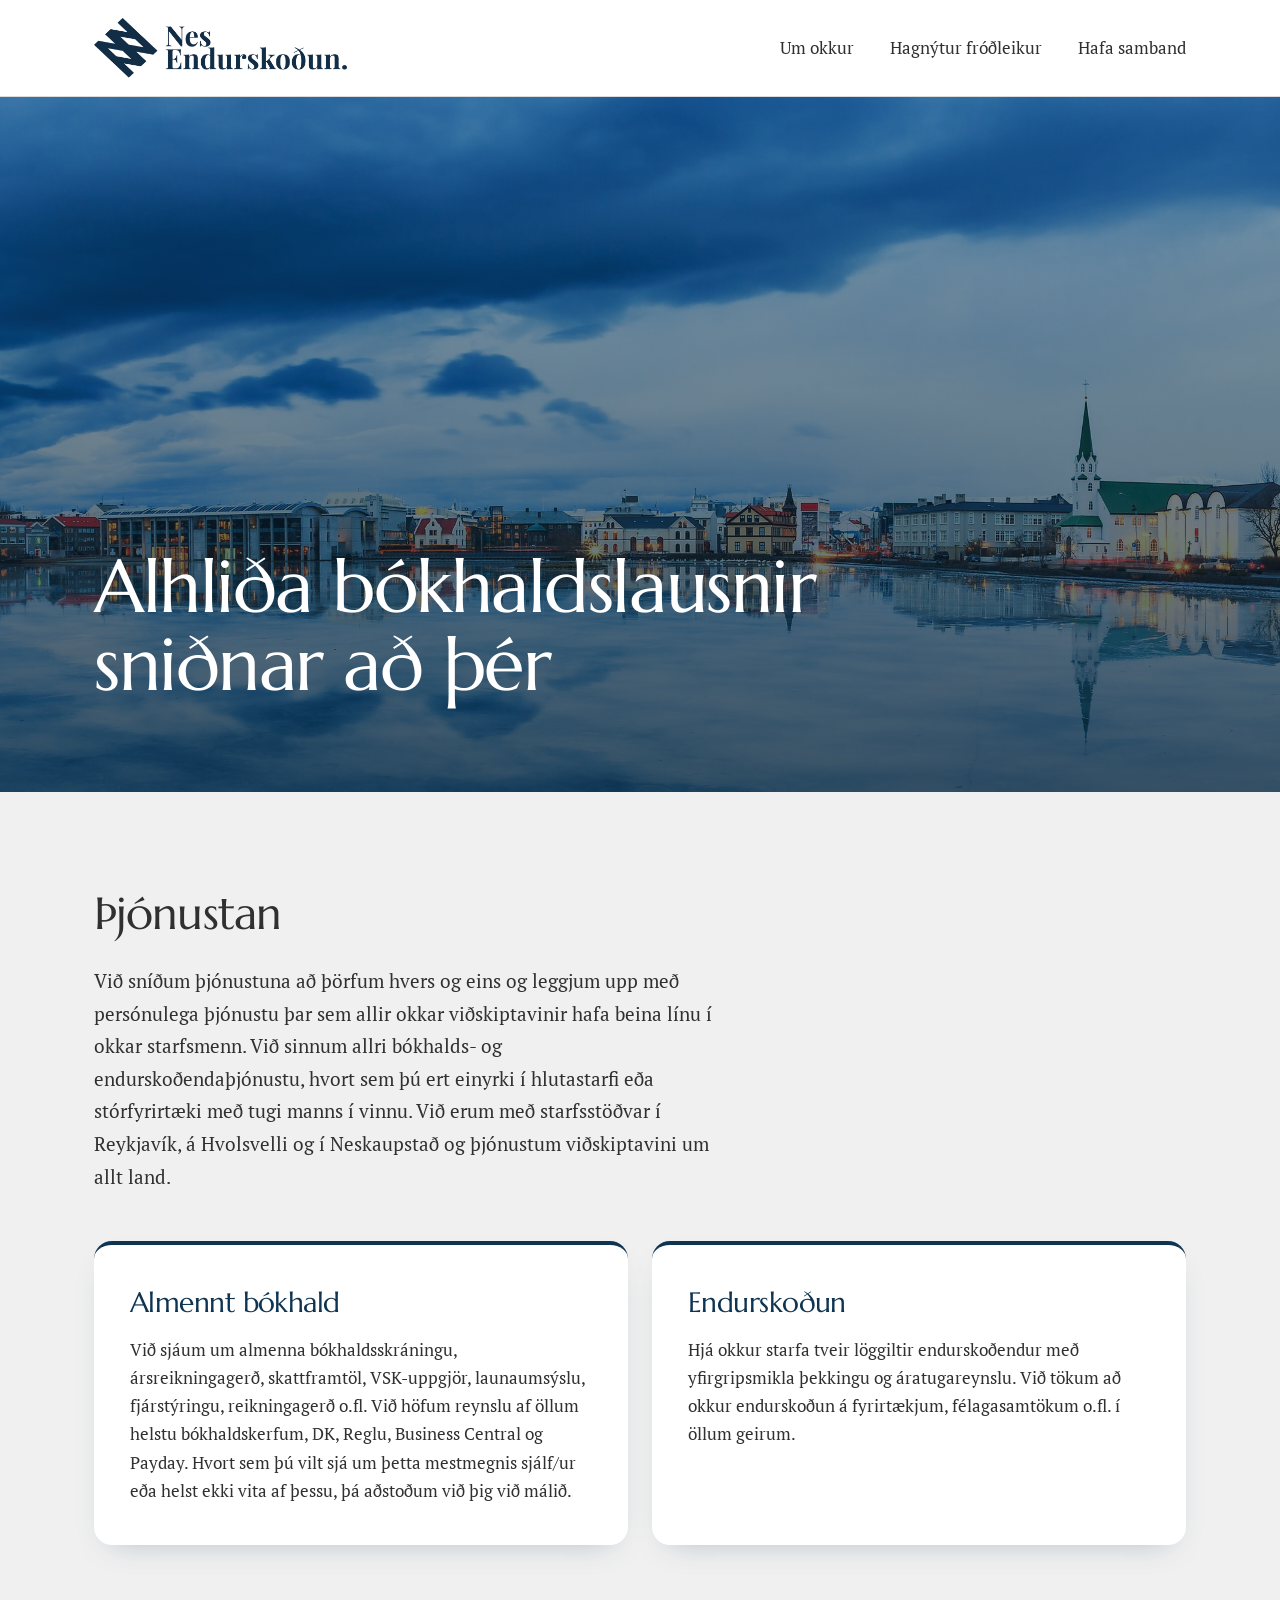
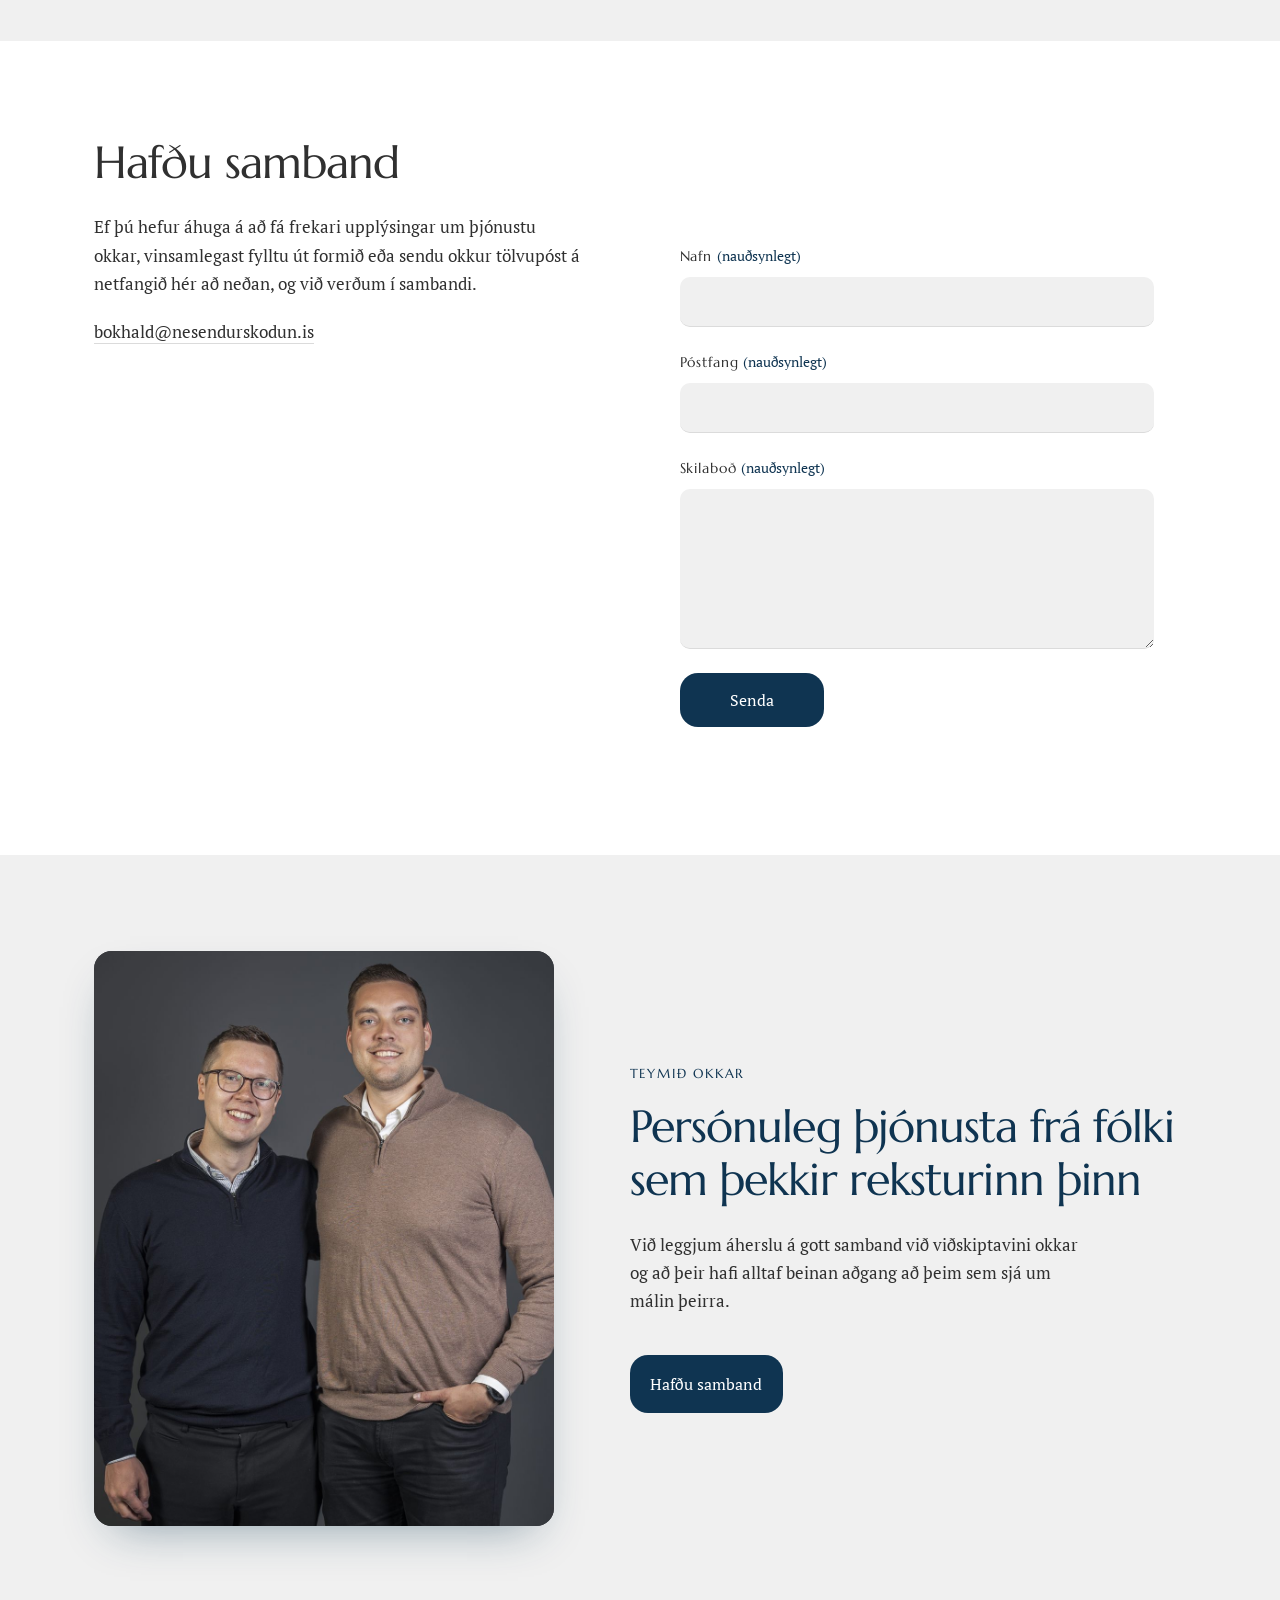
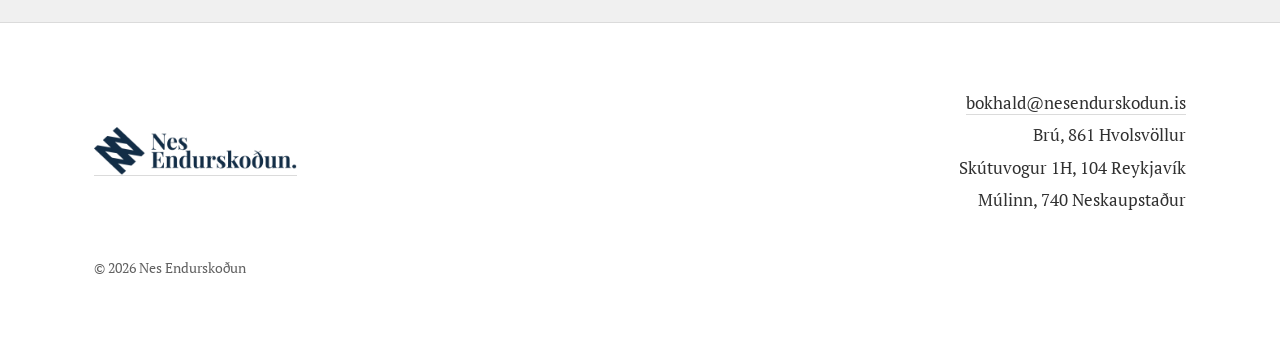
<file: index.html>
<!doctype html>
<html lang="is">
<head>
<meta charset="utf-8">
<meta name="viewport" content="width=device-width, initial-scale=1">
<title>Bókhald og endurskoðun | Nes Endurskoðun</title>
<meta name="description" content="Bókhaldsþjónusta, endurskoðun, ársreikningar, launaumsýsla og skattframtöl fyrir fyrirtæki og einstaklinga. Löggiltir endurskoðendur í Reykjavík, á Hvolsvelli og í Neskaupstað.">
<link rel="canonical" href="https://nesendurskodun.is/">
<meta name="theme-color" content="#0f3a51">

<!-- Open Graph / samfélagsmiðlar -->
<meta property="og:type" content="website">
<meta property="og:locale" content="is_IS">
<meta property="og:site_name" content="Nes Endurskoðun">
<meta property="og:title" content="Bókhald og endurskoðun | Nes Endurskoðun">
<meta property="og:description" content="Bókhaldsþjónusta, endurskoðun, ársreikningar og skattframtöl fyrir fyrirtæki og einstaklinga.">
<meta property="og:url" content="https://nesendurskodun.is/">
<meta property="og:image" content="https://nesendurskodun.is/assets/img/hero.jpg">
<meta name="twitter:card" content="summary_large_image">

<link rel="icon" href="assets/img/favicon.ico" sizes="any">
<link rel="preconnect" href="https://fonts.googleapis.com">
<link rel="preconnect" href="https://fonts.gstatic.com" crossorigin>
<link rel="preload" as="image" href="assets/img/hero.jpg" fetchpriority="high">
<link href="https://fonts.googleapis.com/css2?family=Marcellus&family=PT+Serif:ital,wght@0,400;0,700;1,400&display=swap" rel="stylesheet">
<link rel="stylesheet" href="assets/css/styles.css">
<script src="assets/js/main.js" defer></script>

<script type="application/ld+json">
{
  "@context": "https://schema.org",
  "@type": "AccountingService",
  "name": "Nes Endurskoðun",
  "url": "https://nesendurskodun.is/",
  "image": "https://nesendurskodun.is/assets/img/logo.png",
  "email": "bokhald@nesendurskodun.is",
  "description": "Bókhaldsþjónusta, endurskoðun, ársreikningar, launaumsýsla og skattframtöl fyrir fyrirtæki og einstaklinga.",
  "address": [
    {
      "@type": "PostalAddress",
      "streetAddress": "Skútuvogur 1H",
      "postalCode": "104",
      "addressLocality": "Reykjavík",
      "addressCountry": "IS"
    },
    {
      "@type": "PostalAddress",
      "streetAddress": "Brú",
      "postalCode": "861",
      "addressLocality": "Hvolsvöllur",
      "addressCountry": "IS"
    },
    {
      "@type": "PostalAddress",
      "streetAddress": "Múlinn",
      "postalCode": "740",
      "addressLocality": "Neskaupstaður",
      "addressCountry": "IS"
    }
  ],
  "areaServed": "IS",
  "knowsAbout": ["Bókhald", "Endurskoðun", "Ársreikningar", "Launaumsýsla", "Skattframtöl", "Virðisaukaskattur"],
  "employee": [
    {
      "@type": "Person",
      "name": "Hjalti Ástbjartsson",
      "jobTitle": "Löggiltur endurskoðandi",
      "telephone": "+354 666 4004"
    },
    {
      "@type": "Person",
      "name": "Hjalti Már Hjaltason",
      "jobTitle": "Löggiltur endurskoðandi",
      "telephone": "+354 659 4008",
      "sameAs": "https://www.linkedin.com/in/hjalti-m%C3%A1r-hjaltason-70b9b034b/"
    },
    {
      "@type": "Person",
      "name": "Bjartur Heiðarsson",
      "jobTitle": "Viðskiptafræðingur og löggiltur verðbréfamiðlari",
      "telephone": "+354 848 2426",
      "sameAs": "https://www.linkedin.com/in/bjartur-hei%C3%B0arsson-284a47296/"
    }
  ]
}
</script>
</head>
<body>

<a class="skip-link" href="#efni">Fara beint í efni</a>

<header class="site-header">
  <div class="wrap nav">
    <a class="logo" href="index.html" aria-label="Nes Endurskoðun – forsíða">
      <img src="assets/img/logo.png" width="1000" height="236" alt="Nes Endurskoðun">
    </a>
    <button class="burger" type="button" aria-label="Opna valmynd" aria-expanded="false" aria-controls="adalvalmynd"><span></span></button>
    <nav aria-label="Aðalvalmynd">
      <ul class="menu" id="adalvalmynd">
        <li><a href="about.html">Um okkur</a></li>
        <li><a href="hagnytur-frodleikur.html">Hagnýtur fróðleikur</a></li>
        <li><a href="#hafa-samband">Hafa samband</a></li>
      </ul>
    </nav>
  </div>
</header>

<main id="efni">
  <div class="hero">
    <div class="wrap">
      <h1>Alhliða bókhaldslausnir sniðnar að þér</h1>
    </div>
  </div>

  <section id="thjonustan" aria-labelledby="thjonustan-titill">
    <div class="wrap">
      <h2 id="thjonustan-titill">Þjónustan</h2>

      <!-- Eldri útgáfa – geymd tímabundið
      <div class="services">
        <article class="service">
          <h3>Bókhald</h3>
          <p>Áreiðanlegt bókhald sem veitir skýra yfirsýn yfir reksturinn.</p>
        </article>
        <article class="service">
          <h3>Launavinnsla</h3>
          <p>Við tryggjum rétta og örugga launavinnslu ásamt skilum á öllum lögbundnum gjöldum.</p>
        </article>
        <article class="service">
          <h3>Ársreikningar</h3>
          <p>Vandaður frágangur ársreikninga í samræmi við gildandi reglur.</p>
        </article>
        <article class="service">
          <h3>Fyrirtæki og einstaklingar</h3>
          <p>Við þjónustum fyrirtæki, verktaka og einstaklinga í eigin rekstri og sníðum þjónustuna að þörfum hvers og eins.</p>
        </article>
      </div>
      -->

      <p class="services-intro">Við sníðum þjónustuna að þörfum hvers og eins og leggjum upp með persónulega þjónustu þar sem allir okkar viðskiptavinir hafa beina línu í okkar starfsmenn. Við sinnum allri bókhalds- og endurskoðendaþjónustu, hvort sem þú ert einyrki í hlutastarfi eða stórfyrirtæki með tugi manns í vinnu. Við erum með starfsstöðvar í Reykjavík, á Hvolsvelli og í Neskaupstað og þjónustum viðskiptavini um allt land.</p>

      <div class="service-cards">
        <article class="service-card">
          <h3>Almennt bókhald</h3>
          <p>Við sjáum um almenna bókhaldsskráningu, ársreikningagerð, skattframtöl, VSK-uppgjör, launaumsýslu, fjárstýringu, reikningagerð o.fl. Við höfum reynslu af öllum helstu bókhaldskerfum, DK, Reglu, Business Central og Payday. Hvort sem þú vilt sjá um þetta mestmegnis sjálf/ur eða helst ekki vita af þessu, þá aðstoðum við þig við málið.</p>
        </article>
        <article class="service-card">
          <h3>Endurskoðun</h3>
          <p>Hjá okkur starfa tveir löggiltir endurskoðendur með yfirgripsmikla þekkingu og áratugareynslu. Við tökum að okkur endurskoðun á fyrirtækjum, félagasamtökum o.fl. í öllum geirum.</p>
        </article>
      </div>
    </div>
  </section>

  <section id="hafa-samband" aria-labelledby="hafa-samband-titill">
    <div class="wrap">
      <h2 id="hafa-samband-titill">Hafðu samband</h2>
      <div class="contact-grid">
        <div class="contact-intro">
          <p>Ef þú hefur áhuga á að fá frekari upplýsingar um þjónustu okkar, vinsamlegast fylltu út formið eða sendu okkur tölvupóst á netfangið hér að neðan, og við verðum í sambandi.</p>
          <p><a href="mailto:bokhald@nesendurskodun.is">bokhald@nesendurskodun.is</a></p>
        </div>

        <form id="contact-form" action="https://formspree.io/f/xoevboyj" method="POST" novalidate>
          <input type="hidden" name="_subject" value="Fyrirspurn frá vefsíðu Nes Endurskoðunar">
          <div class="field">
            <label for="nafn">Nafn <span class="req">(nauðsynlegt)</span></label>
            <input type="text" id="nafn" name="name" autocomplete="name" required>
          </div>
          <div class="field">
            <label for="postfang">Póstfang <span class="req">(nauðsynlegt)</span></label>
            <input type="email" id="postfang" name="email" autocomplete="email" required>
          </div>
          <div class="field">
            <label for="skilabod">Skilaboð <span class="req">(nauðsynlegt)</span></label>
            <textarea id="skilabod" name="message" required></textarea>
          </div>
          <button class="btn" type="submit">Senda</button>
          <p class="form-note" id="form-note" role="status" hidden></p>
        </form>
      </div>
    </div>
  </section>
  <section class="team-band" aria-labelledby="teymid-titill">
    <div class="wrap team-band-grid">
      <figure class="team-photo">
        <img src="assets/img/teymid.jpg" alt="Hjalti Már Hjaltason og Bjartur Heiðarsson" width="1000" height="1400" loading="lazy">
      </figure>
      <div>
        <p class="eyebrow">Teymið okkar</p>
        <h2 id="teymid-titill">Persónuleg þjónusta frá fólki sem þekkir reksturinn þinn</h2>
        <p>Við leggjum áherslu á gott samband við viðskiptavini okkar og að þeir hafi alltaf beinan aðgang að þeim sem sjá um málin þeirra.</p>
        <a class="btn" href="#hafa-samband">Hafðu samband</a>
      </div>
    </div>
  </section>
</main>

<footer class="site-footer">
  <div class="wrap">
    <a href="index.html" aria-label="Nes Endurskoðun – forsíða">
      <img src="assets/img/logo.png" width="1000" height="236" alt="Nes Endurskoðun" loading="lazy">
    </a>
    <address>
      <a href="mailto:bokhald@nesendurskodun.is">bokhald@nesendurskodun.is</a><br>
      Brú, 861 Hvolsvöllur<br>
      Skútuvogur 1H, 104 Reykjavík<br>
      Múlinn, 740 Neskaupstaður
    </address>
  </div>
  <p class="copy">© <span data-year>2026</span> Nes Endurskoðun</p>
</footer>

</body>
</html>
</file>
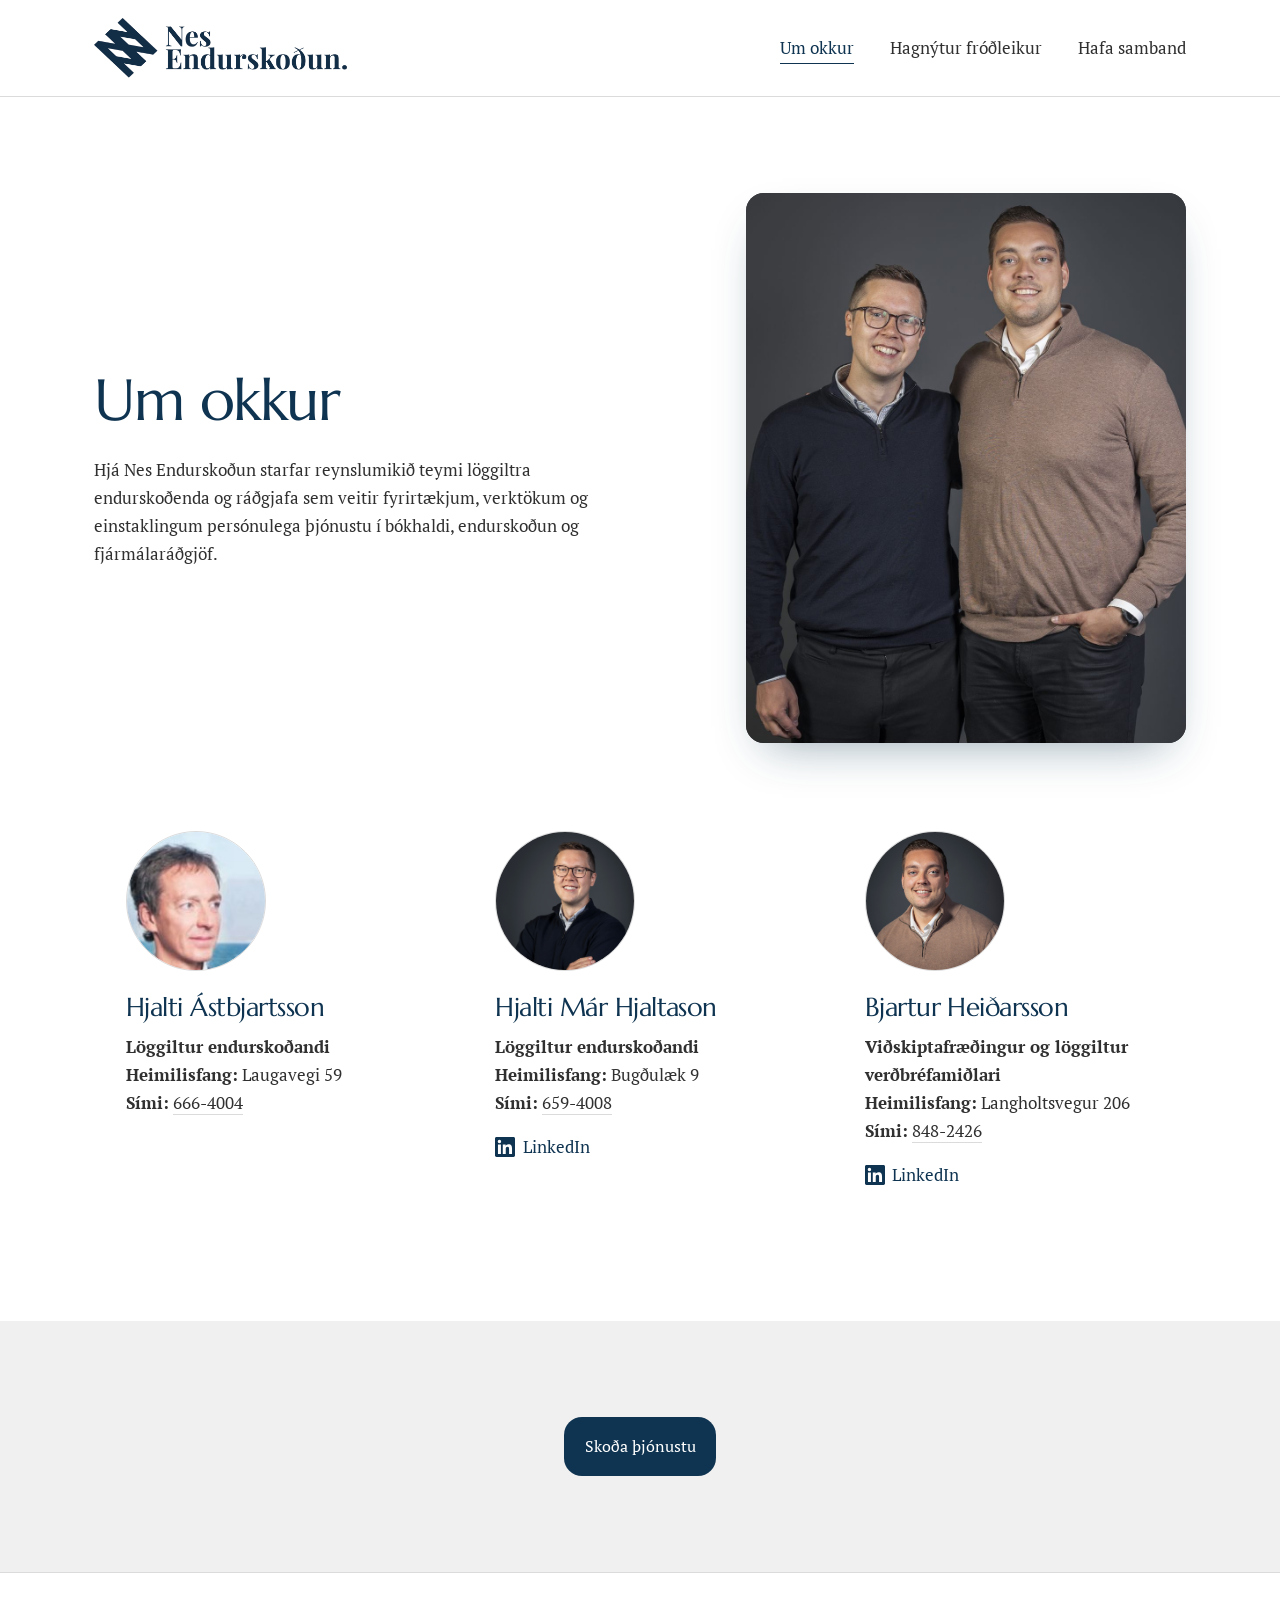
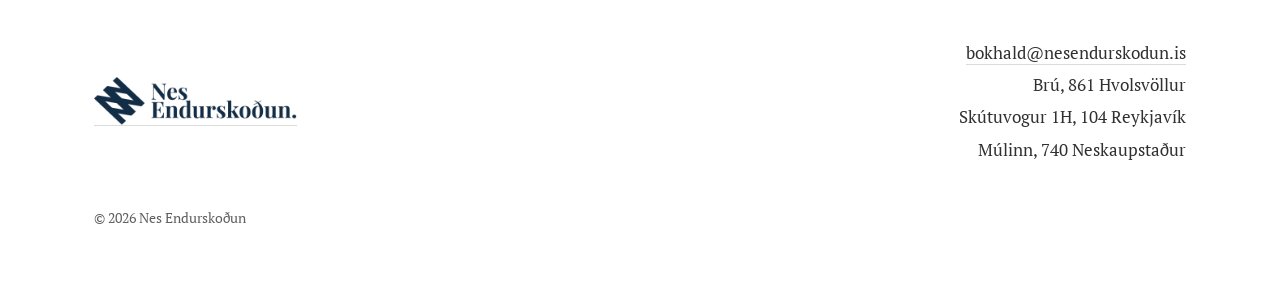
<file: about.html>
<!doctype html>
<html lang="is">
<head>
<meta charset="utf-8">
<meta name="viewport" content="width=device-width, initial-scale=1">
<title>Um okkur – Nes Endurskoðun</title>
<meta name="description" content="Um okkur – teymið hjá Nes Endurskoðun: löggiltir endurskoðendur og ráðgjafar.">
<link rel="canonical" href="https://nesendurskodun.is/about.html">
<meta name="theme-color" content="#0f3a51">

<meta property="og:type" content="website">
<meta property="og:locale" content="is_IS">
<meta property="og:site_name" content="Nes Endurskoðun">
<meta property="og:title" content="Um okkur – Nes Endurskoðun">
<meta property="og:description" content="Reynslumikið teymi löggiltra endurskoðenda og ráðgjafa.">
<meta property="og:url" content="https://nesendurskodun.is/about.html">
<meta property="og:image" content="https://nesendurskodun.is/assets/img/hero.jpg">
<meta name="twitter:card" content="summary_large_image">

<link rel="icon" href="assets/img/favicon.ico" sizes="any">
<link rel="preconnect" href="https://fonts.googleapis.com">
<link rel="preconnect" href="https://fonts.gstatic.com" crossorigin>
<link href="https://fonts.googleapis.com/css2?family=Marcellus&family=PT+Serif:ital,wght@0,400;0,700;1,400&display=swap" rel="stylesheet">
<link rel="stylesheet" href="assets/css/styles.css">
<script src="assets/js/main.js" defer></script>
</head>
<body>

<a class="skip-link" href="#efni">Fara beint í efni</a>

<header class="site-header">
  <div class="wrap nav">
    <a class="logo" href="index.html" aria-label="Nes Endurskoðun – forsíða">
      <img src="assets/img/logo.png" width="1000" height="236" alt="Nes Endurskoðun">
    </a>
    <button class="burger" type="button" aria-label="Opna valmynd" aria-expanded="false" aria-controls="adalvalmynd"><span></span></button>
    <nav aria-label="Aðalvalmynd">
      <ul class="menu" id="adalvalmynd">
        <li><a href="about.html" aria-current="page">Um okkur</a></li>
        <li><a href="hagnytur-frodleikur.html">Hagnýtur fróðleikur</a></li>
        <li><a href="index.html#hafa-samband">Hafa samband</a></li>
      </ul>
    </nav>
  </div>
</header>

<main id="efni">
  <section id="um-okkur">
    <div class="wrap">
      <div class="about-intro">
        <div>
          <h1>Um okkur</h1>
          <p class="lead">Hjá Nes Endurskoðun starfar reynslumikið teymi löggiltra endurskoðenda og ráðgjafa sem veitir fyrirtækjum, verktökum og einstaklingum persónulega þjónustu í bókhaldi, endurskoðun og fjármálaráðgjöf.</p>
        </div>
        <figure class="team-photo">
          <img src="assets/img/teymid.jpg" alt="Hjalti Már Hjaltason og Bjartur Heiðarsson" width="1000" height="1400">
        </figure>
      </div>

      <!--
        MYNDIR: Settu myndirnar í assets/img/team/ og skiptu <span>-inu í .person-photo
        út fyrir <img>, t.d.:
          <img src="assets/img/team/hjalti-astbjartsson.jpg" alt="Hjalti Ástbjartsson" width="400" height="400" loading="lazy">
        Ferningslaga myndir (t.d. 400×400 px) koma best út.

        LINKEDIN: Skiptu href="#" út fyrir slóðina á prófílinn. Hlekkurinn er falinn
        þar til raunveruleg slóð hefur verið sett inn.
      -->
      <div class="team">
        <article class="person">
          <div class="person-photo"><img src="assets/img/HA.jpg" alt="Hjalti Ástbjartsson" width="316" height="316" loading="lazy"></div>
          <h3>Hjalti Ástbjartsson</h3>
          <p class="role">Löggiltur endurskoðandi</p>
          <p><strong>Heimilisfang:</strong> Laugavegi 59</p>
          <p><strong>Sími:</strong> <a href="tel:+3546664004">666-4004</a></p>

        </article>

        <article class="person">
          <div class="person-photo"><img src="assets/img/HM.jpg" alt="Hjalti Már Hjaltason" width="316" height="316" loading="lazy"></div>
          <h3>Hjalti Már Hjaltason</h3>
          <p class="role">Löggiltur endurskoðandi</p>
          <p><strong>Heimilisfang:</strong> Bugðulæk 9</p>
          <p><strong>Sími:</strong> <a href="tel:+3546594008">659-4008</a></p>
          <a class="linkedin" href="https://www.linkedin.com/in/hjalti-m%C3%A1r-hjaltason-70b9b034b/" target="_blank" rel="noopener noreferrer" aria-label="Hjalti Már Hjaltason á LinkedIn">
            <svg viewBox="0 0 24 24" width="20" height="20" aria-hidden="true" focusable="false"><path fill="currentColor" d="M20.45 20.45h-3.56v-5.57c0-1.33-.02-3.04-1.85-3.04-1.85 0-2.14 1.45-2.14 2.94v5.67H9.34V9h3.42v1.56h.05c.48-.9 1.64-1.85 3.37-1.85 3.6 0 4.27 2.37 4.27 5.46v6.28zM5.34 7.43a2.06 2.06 0 1 1 0-4.13 2.06 2.06 0 0 1 0 4.13zM7.12 20.45H3.56V9h3.56v11.45zM22.22 0H1.77C.79 0 0 .77 0 1.73v20.54C0 23.23.79 24 1.77 24h20.45c.98 0 1.78-.77 1.78-1.73V1.73C24 .77 23.2 0 22.22 0z"/></svg>
            LinkedIn
          </a>
        </article>

        <article class="person">
          <div class="person-photo"><img src="assets/img/BH.jpg" alt="Bjartur Heiðarsson" width="316" height="316" loading="lazy"></div>
          <h3>Bjartur Heiðarsson</h3>
          <p class="role">Viðskiptafræðingur og löggiltur verðbréfamiðlari</p>
          <p><strong>Heimilisfang:</strong> Langholtsvegur 206</p>
          <p><strong>Sími:</strong> <a href="tel:+3548482426">848-2426</a></p>
          <a class="linkedin" href="https://www.linkedin.com/in/bjartur-hei%C3%B0arsson-284a47296/" target="_blank" rel="noopener noreferrer" aria-label="Bjartur Heiðarsson á LinkedIn">
            <svg viewBox="0 0 24 24" width="20" height="20" aria-hidden="true" focusable="false"><path fill="currentColor" d="M20.45 20.45h-3.56v-5.57c0-1.33-.02-3.04-1.85-3.04-1.85 0-2.14 1.45-2.14 2.94v5.67H9.34V9h3.42v1.56h.05c.48-.9 1.64-1.85 3.37-1.85 3.6 0 4.27 2.37 4.27 5.46v6.28zM5.34 7.43a2.06 2.06 0 1 1 0-4.13 2.06 2.06 0 0 1 0 4.13zM7.12 20.45H3.56V9h3.56v11.45zM22.22 0H1.77C.79 0 0 .77 0 1.73v20.54C0 23.23.79 24 1.77 24h20.45c.98 0 1.78-.77 1.78-1.73V1.73C24 .77 23.2 0 22.22 0z"/></svg>
            LinkedIn
          </a>
        </article>
      </div>
    </div>
  </section>

  <section class="cta">
    <div class="wrap">
      <a class="btn" href="index.html#thjonustan">Skoða þjónustu</a>
    </div>
  </section>
</main>

<footer class="site-footer">
  <div class="wrap">
    <a href="index.html" aria-label="Nes Endurskoðun – forsíða">
      <img src="assets/img/logo.png" width="1000" height="236" alt="Nes Endurskoðun" loading="lazy">
    </a>
    <address>
      <a href="mailto:bokhald@nesendurskodun.is">bokhald@nesendurskodun.is</a><br>
      Brú, 861 Hvolsvöllur<br>
      Skútuvogur 1H, 104 Reykjavík<br>
      Múlinn, 740 Neskaupstaður
    </address>
  </div>
  <p class="copy">© <span data-year>2026</span> Nes Endurskoðun</p>
</footer>

</body>
</html>
</file>
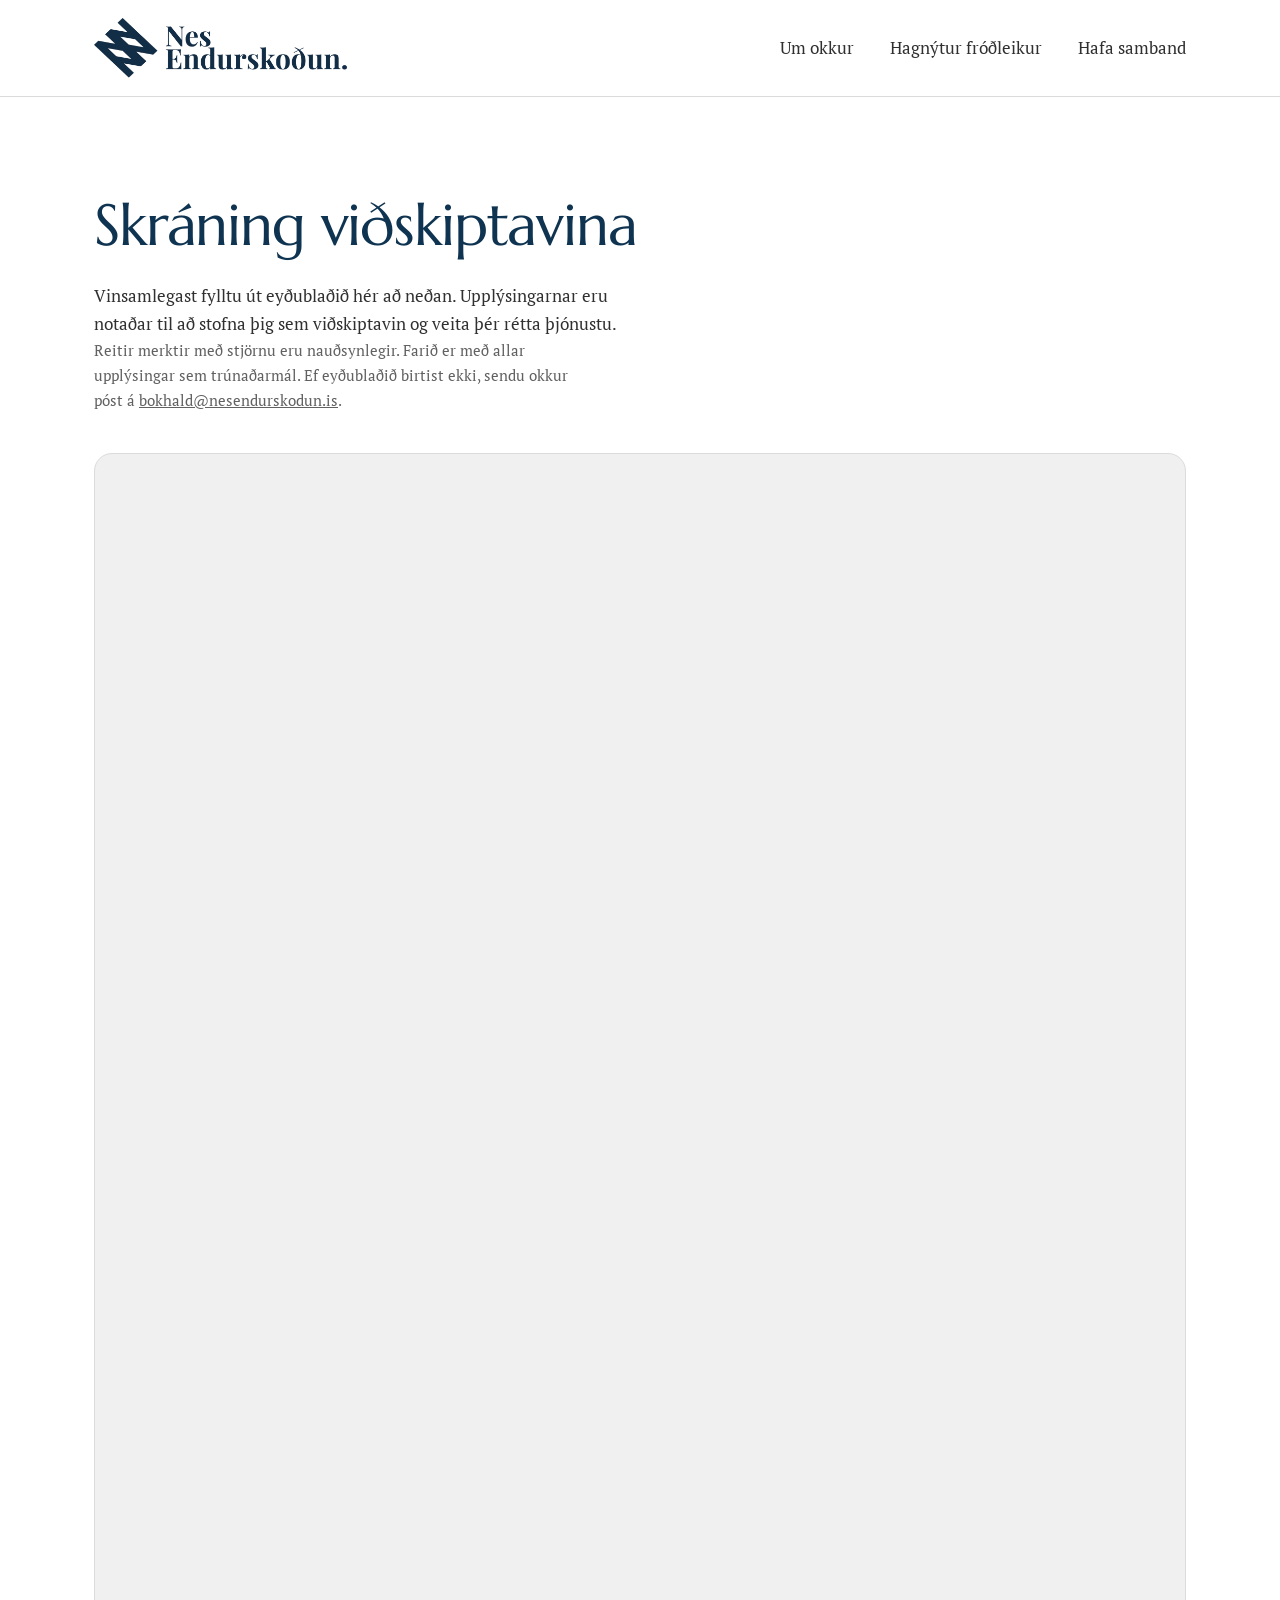
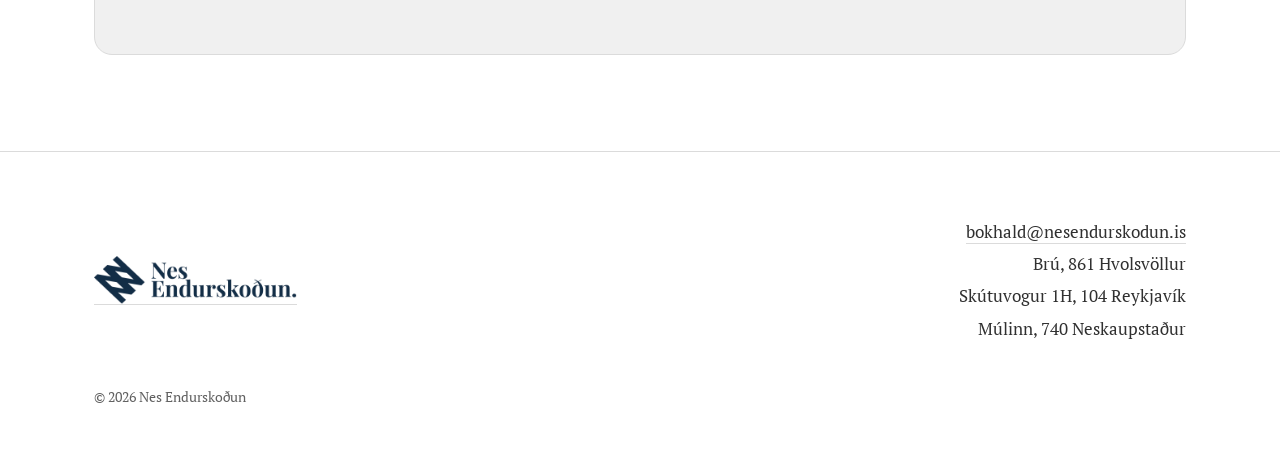
<file: areidanleikakonnun.html>
<!doctype html>
<html lang="is">
<head>
<meta charset="utf-8">
<meta name="viewport" content="width=device-width, initial-scale=1">
<title>Skráning viðskiptavina – Nes Endurskoðun</title>
<meta name="description" content="Skráningareyðublað fyrir viðskiptavini Nes Endurskoðunar.">
<!-- Falin síða: ekki tengd úr valmynd og merkt noindex. robots.txt hindrar skrið,
     en Disallow eitt og sér tryggir ekki að slóðin birtist ekki í leitarniðurstöðum. -->
<meta name="robots" content="noindex, nofollow">
<meta name="theme-color" content="#0f3a51">
<link rel="icon" href="assets/img/favicon.ico" sizes="any">
<link rel="preconnect" href="https://fonts.googleapis.com">
<link rel="preconnect" href="https://fonts.gstatic.com" crossorigin>
<link href="https://fonts.googleapis.com/css2?family=Marcellus&family=PT+Serif:ital,wght@0,400;0,700;1,400&display=swap" rel="stylesheet">
<link rel="stylesheet" href="assets/css/styles.css">
<script src="assets/js/main.js" defer></script>
</head>
<body>

<a class="skip-link" href="#efni">Fara beint í efni</a>

<header class="site-header">
  <div class="wrap nav">
    <a class="logo" href="index.html" aria-label="Nes Endurskoðun – forsíða">
      <img src="assets/img/logo.png" width="1000" height="236" alt="Nes Endurskoðun">
    </a>
    <button class="burger" type="button" aria-label="Opna valmynd" aria-expanded="false" aria-controls="adalvalmynd"><span></span></button>
    <nav aria-label="Aðalvalmynd">
      <ul class="menu" id="adalvalmynd">
        <li><a href="about.html">Um okkur</a></li>
        <li><a href="hagnytur-frodleikur.html">Hagnýtur fróðleikur</a></li>
        <li><a href="index.html#hafa-samband">Hafa samband</a></li>
      </ul>
    </nav>
  </div>
</header>

<main id="efni">
  <section id="skraning">
    <div class="wrap">
      <h1>Skráning viðskiptavina</h1>
      <p class="lead">Vinsamlegast fylltu út eyðublaðið hér að neðan. Upplýsingarnar eru notaðar til að stofna þig sem viðskiptavin og veita þér rétta þjónustu.</p>
      <p class="meta">Reitir merktir með stjörnu eru nauðsynlegir. Farið er með allar upplýsingar sem trúnaðarmál. Ef eyðublaðið birtist ekki, sendu okkur póst á <a href="mailto:bokhald@nesendurskodun.is">bokhald@nesendurskodun.is</a>.</p>

      <!--
        ================= UPPSETNING: MICROSOFT FORMS =================
        1) Farðu á https://forms.office.com og búðu til nýtt eyðublað (með vinnu-/skólareikningi
           svo svörin lendi í OneDrive for Business / SharePoint).
        2) Búðu til spurningarnar, t.d.:
             • Nafn ..................................... Text (Required)
             • Kennitala ................................ Text (Required)  ← sjá athugasemd neðar
             • Netfang .................................. Text (Required, Restrictions ▸ Email)
             • Símanúmer ................................ Text (Required)
             • Heimilisfang ............................. Text
             • Nafn fyrirtækis .......................... Text
             • Kennitala fyrirtækis ..................... Text
             • Tegund rekstrar .......................... Choice (Einstaklingur / Verktaki / Einkahlutafélag / Annað)
             • Hvaða þjónustu óskar þú eftir? ........... Choice, Multiple answers
                 (Bókhald / Launavinnsla / Ársreikningur / Skattframtal / Annað)
             • Athugasemdir ............................. Text (Long answer)
           KENNITALA: veldu spurningategundina "Text" ▸ ... ▸ Restrictions ▸ er ekki hægt að
           nota fyrir kennitölu, svo settu frekar lýsingu "10 tölustafir, t.d. 1234567890"
           og merktu spurninguna sem Required.
        3) Svör í OneDrive: opnaðu eyðublaðið ▸ Responses ▸ "Open in Excel".
           Þá verður til Excel-skjal í OneDrive (Microsoft Forms möppunni) sem uppfærist
           sjálfkrafa við hvert nýtt svar.
        4) Innfelling: Collect responses ▸ Embed ▸ afritaðu slóðina úr src="..."
           og límdu hana inn í src-eigindina á <iframe> hér að neðan.
        ===============================================================
      -->
      <div class="form-embed">
        <iframe
          title="Skráningareyðublað – Microsoft Forms"
          src="https://forms.cloud.microsoft/Pages/ResponsePage.aspx?id=ABsu7QDnjU6NJjb3U1mPSiIjNJCfjYVJk9H5ZRG8rvtURUtSQVdZQ0tXTE82UTlRSUlUUVk1WUxKRC4u"
          loading="lazy"
          referrerpolicy="no-referrer-when-downgrade"
          allowfullscreen></iframe>
      </div>
    </div>
  </section>
</main>

<footer class="site-footer">
  <div class="wrap">
    <a href="index.html" aria-label="Nes Endurskoðun – forsíða">
      <img src="assets/img/logo.png" width="1000" height="236" alt="Nes Endurskoðun" loading="lazy">
    </a>
    <address>
      <a href="mailto:bokhald@nesendurskodun.is">bokhald@nesendurskodun.is</a><br>
      Brú, 861 Hvolsvöllur<br>
      Skútuvogur 1H, 104 Reykjavík<br>
      Múlinn, 740 Neskaupstaður
    </address>
  </div>
  <p class="copy">© <span data-year>2026</span> Nes Endurskoðun</p>
</footer>

</body>
</html>
</file>
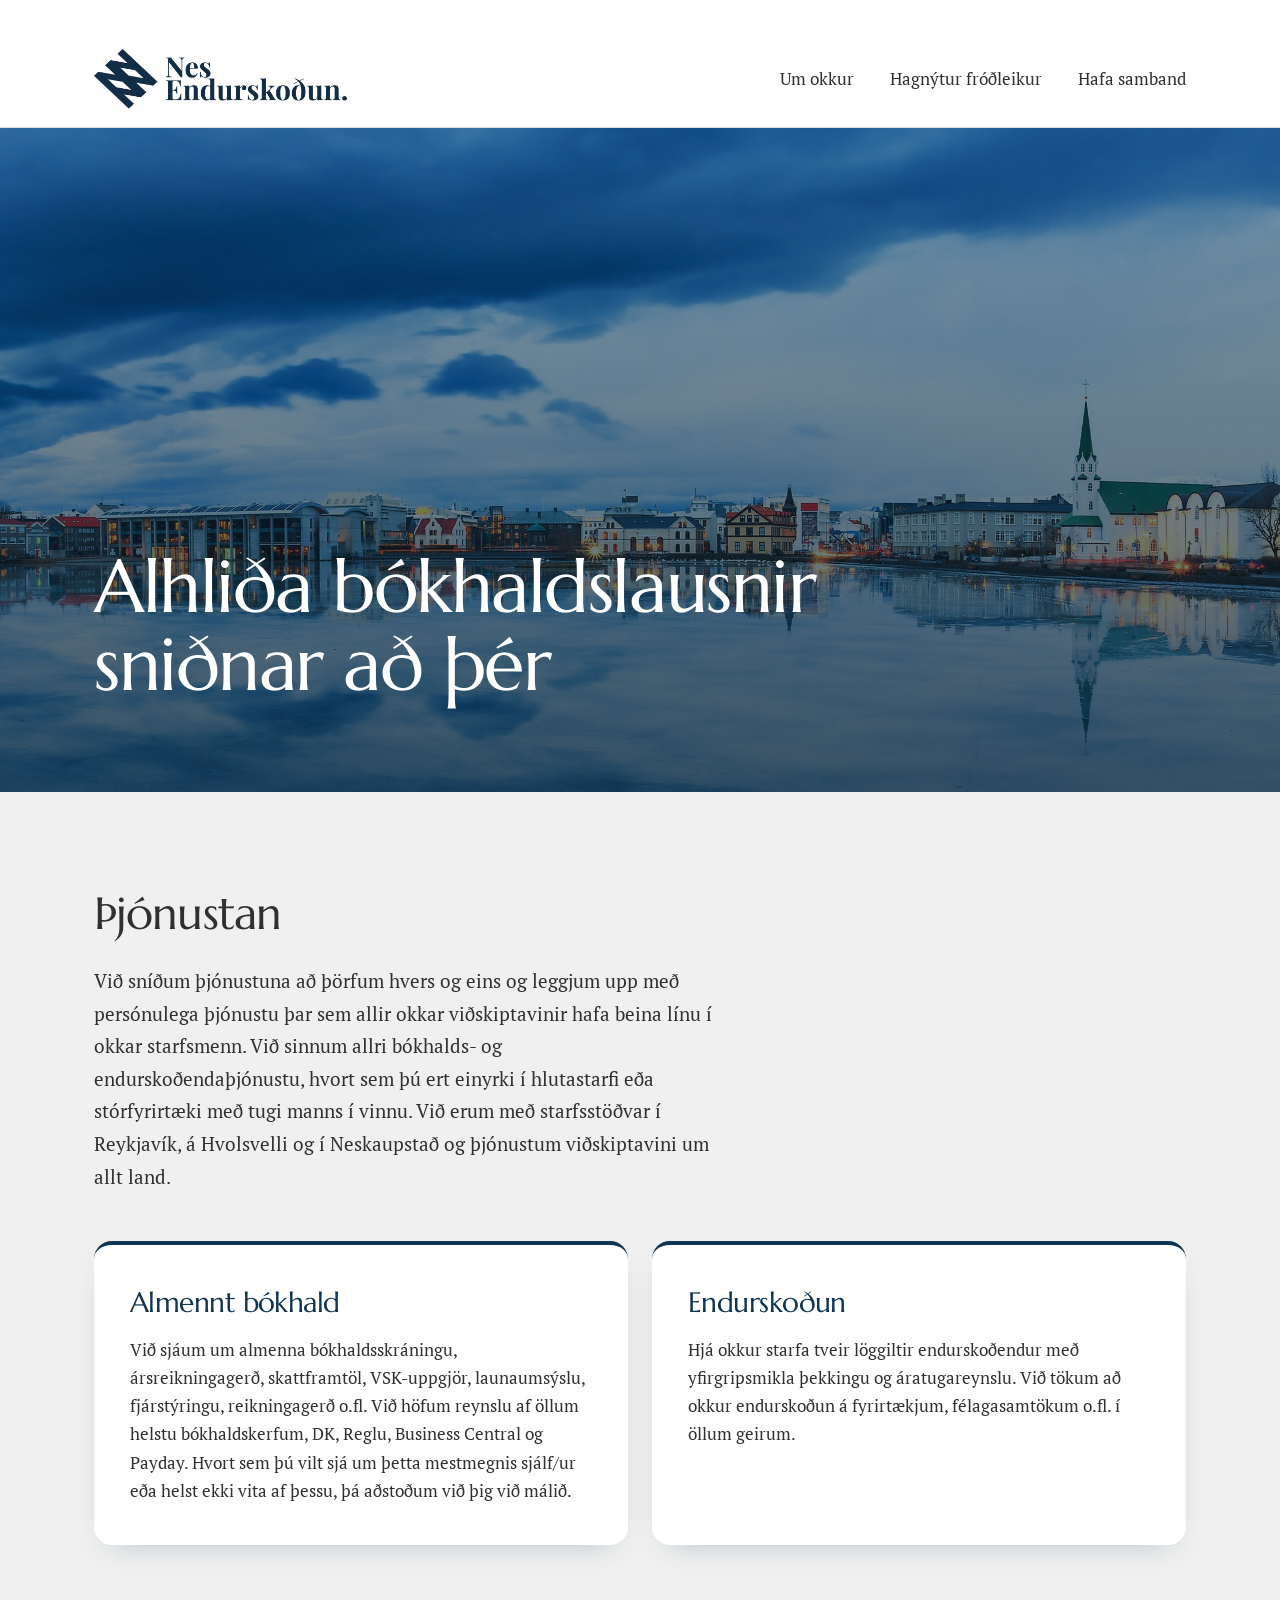
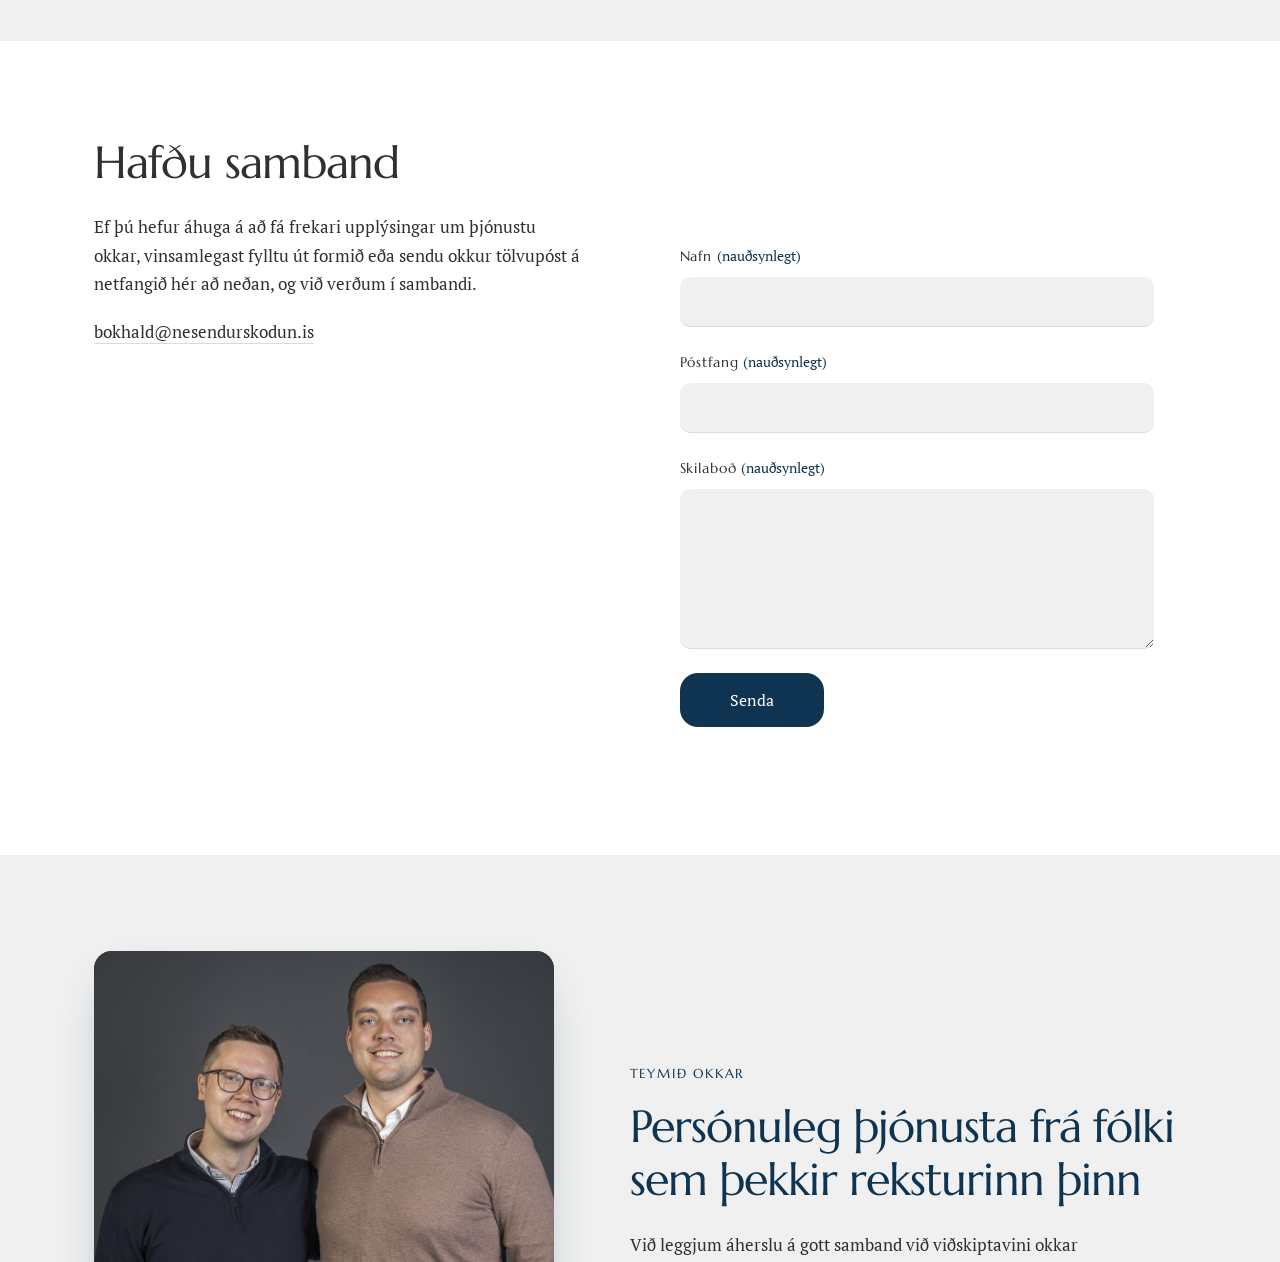
<file: contact.html>
<!doctype html>
<html lang="is">
<head>
<meta charset="utf-8">
<title>Hafa samband – Nes Endurskoðun</title>
<meta name="robots" content="noindex">
<link rel="canonical" href="https://nesendurskodun.is/#hafa-samband">
<meta http-equiv="refresh" content="0; url=index.html#hafa-samband">
</head>
<body>
<p>Síðan hefur verið færð. <a href="index.html#hafa-samband">Hafa samband</a></p>
</body>
</html>
</file>
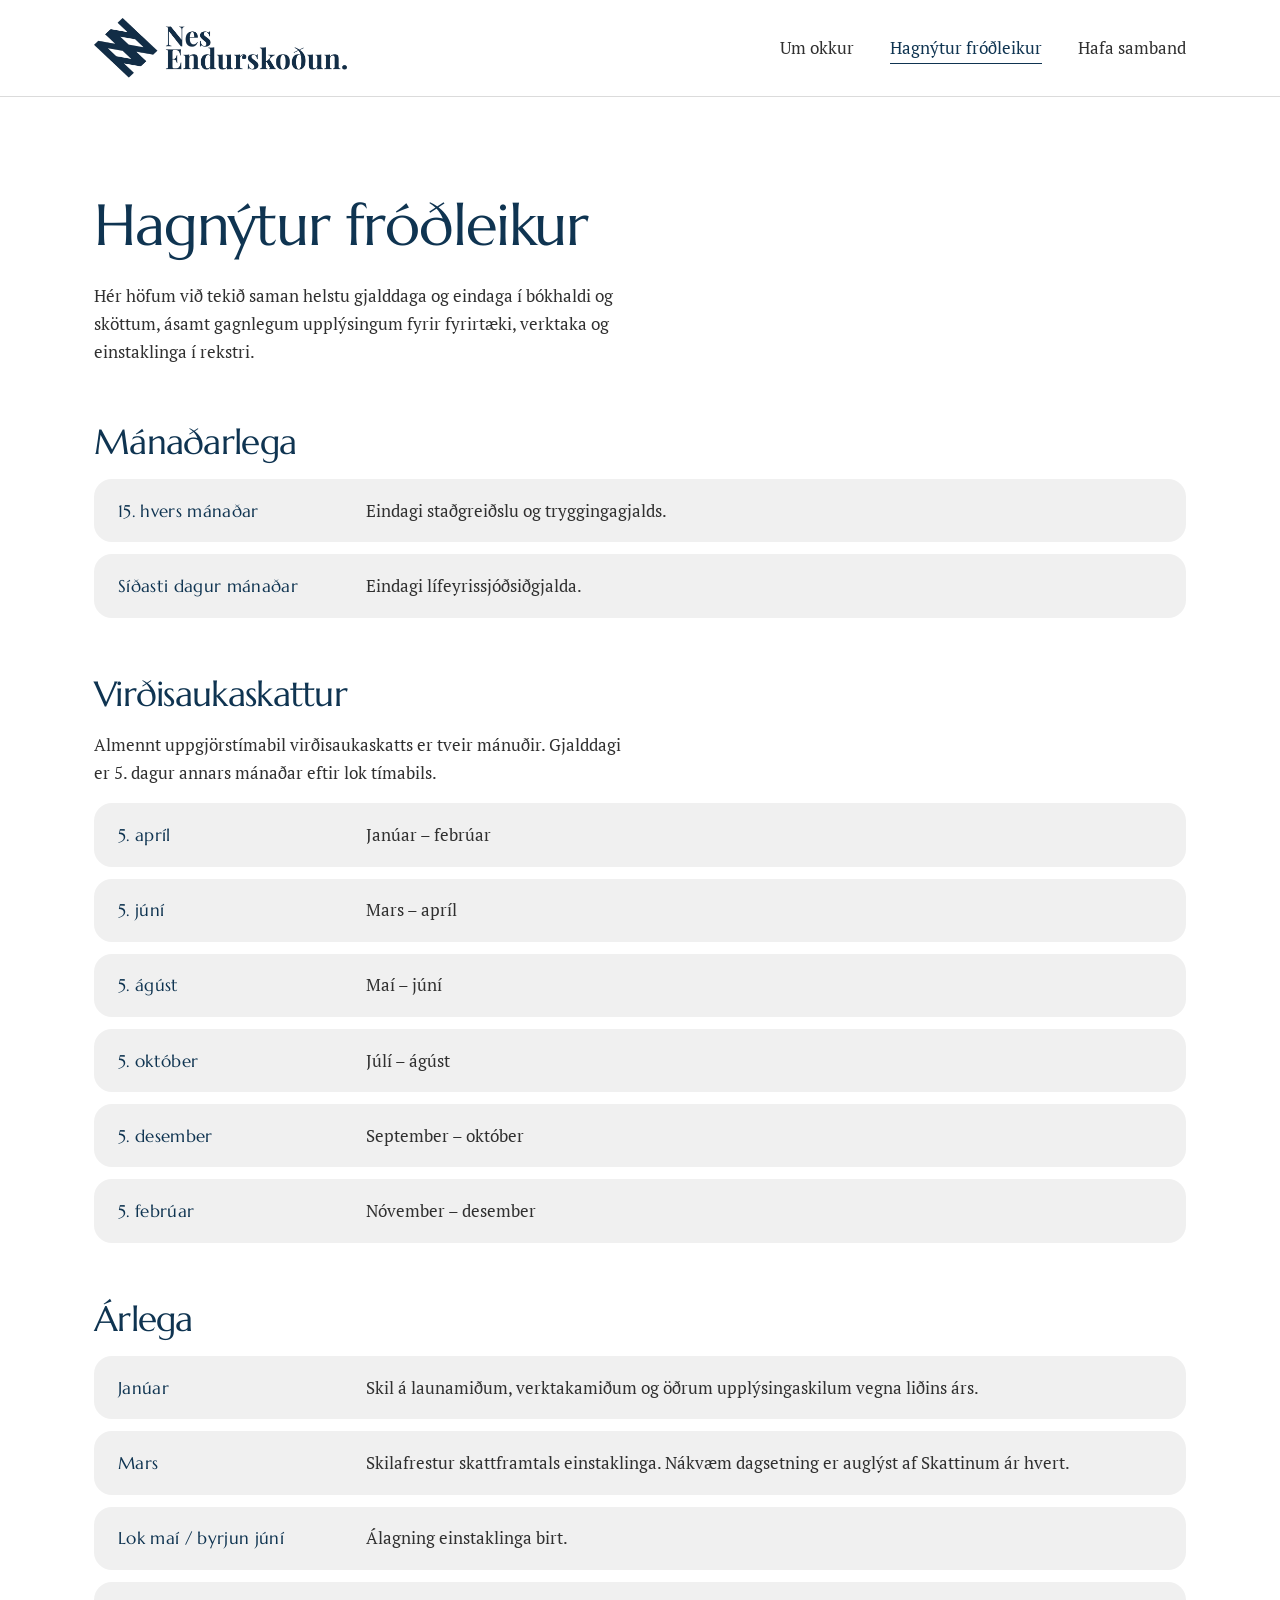
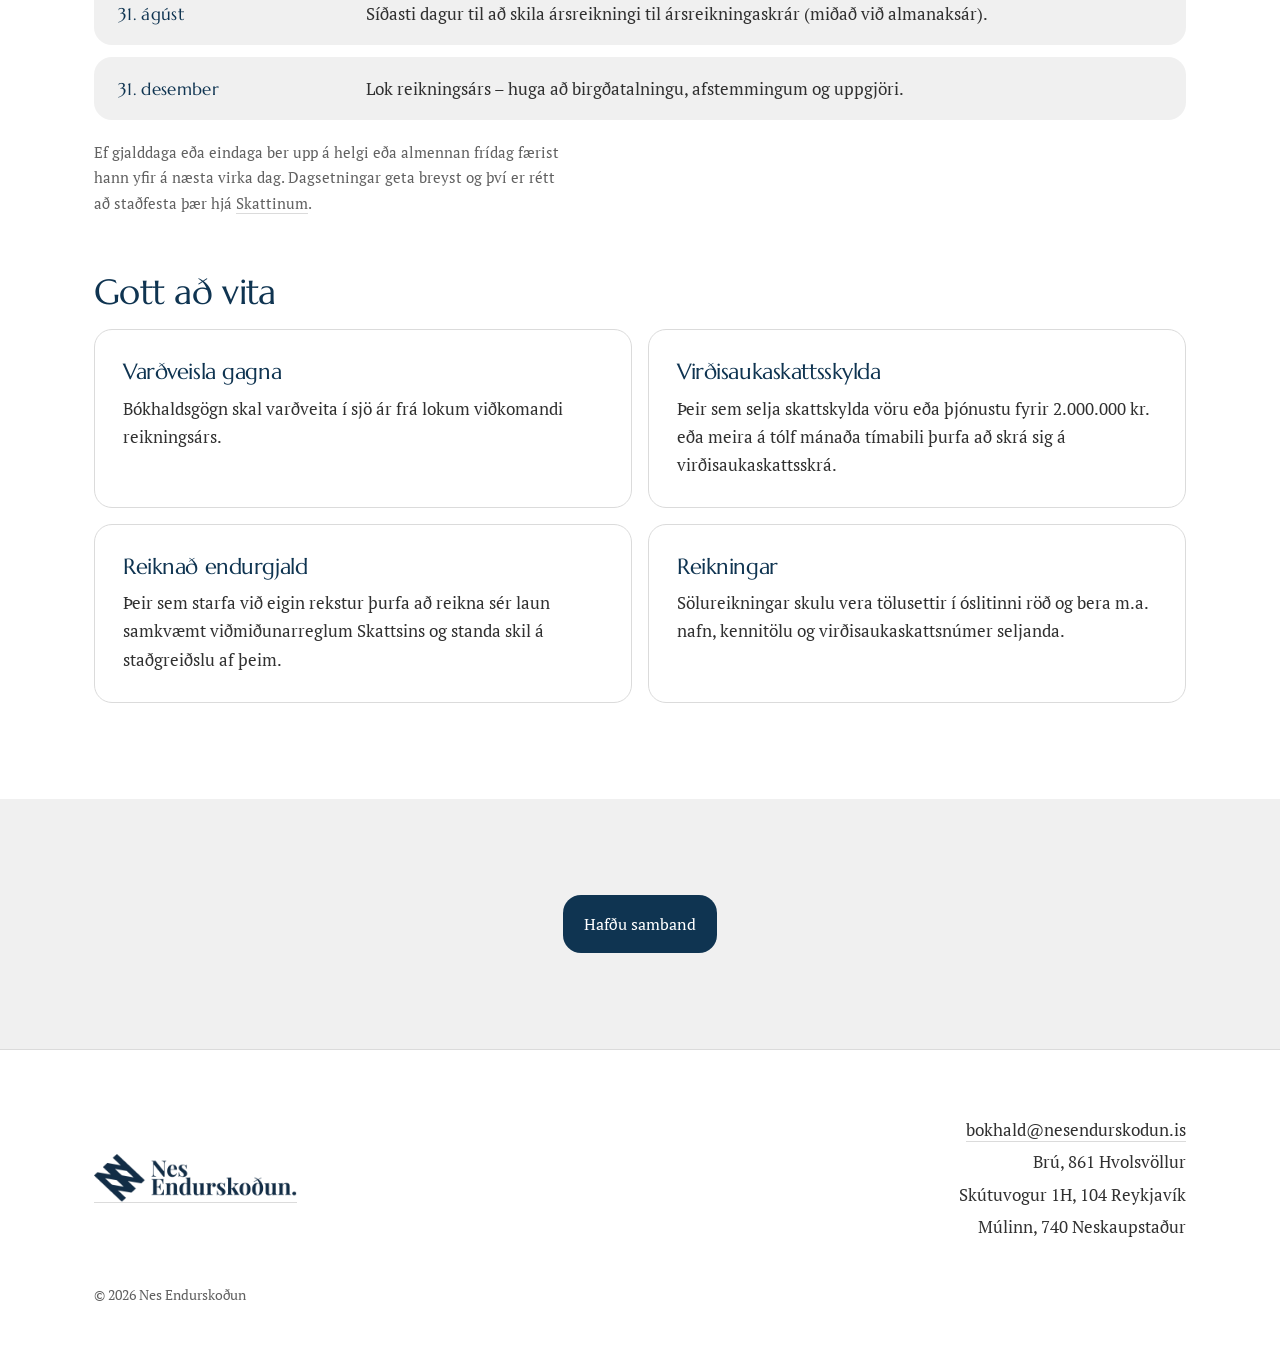
<file: hagnytur-frodleikur.html>
<!doctype html>
<html lang="is">
<head>
<meta charset="utf-8">
<meta name="viewport" content="width=device-width, initial-scale=1">
<title>Hagnýtur fróðleikur – Nes Endurskoðun</title>
<meta name="description" content="Hagnýtur fróðleikur um bókhald og skatta – mikilvægir gjalddagar og eindagar fyrir fyrirtæki, verktaka og einstaklinga í rekstri.">
<link rel="canonical" href="https://nesendurskodun.is/hagnytur-frodleikur.html">
<meta name="theme-color" content="#0f3a51">

<meta property="og:type" content="website">
<meta property="og:locale" content="is_IS">
<meta property="og:site_name" content="Nes Endurskoðun">
<meta property="og:title" content="Hagnýtur fróðleikur – Nes Endurskoðun">
<meta property="og:description" content="Mikilvægir gjalddagar og eindagar í bókhaldi og sköttum.">
<meta property="og:url" content="https://nesendurskodun.is/hagnytur-frodleikur.html">
<meta property="og:image" content="https://nesendurskodun.is/assets/img/hero.jpg">
<meta name="twitter:card" content="summary_large_image">

<link rel="icon" href="assets/img/favicon.ico" sizes="any">
<link rel="preconnect" href="https://fonts.googleapis.com">
<link rel="preconnect" href="https://fonts.gstatic.com" crossorigin>
<link href="https://fonts.googleapis.com/css2?family=Marcellus&family=PT+Serif:ital,wght@0,400;0,700;1,400&display=swap" rel="stylesheet">
<link rel="stylesheet" href="assets/css/styles.css">
<script src="assets/js/main.js" defer></script>
</head>
<body>

<a class="skip-link" href="#efni">Fara beint í efni</a>

<header class="site-header">
  <div class="wrap nav">
    <a class="logo" href="index.html" aria-label="Nes Endurskoðun – forsíða">
      <img src="assets/img/logo.png" width="1000" height="236" alt="Nes Endurskoðun">
    </a>
    <button class="burger" type="button" aria-label="Opna valmynd" aria-expanded="false" aria-controls="adalvalmynd"><span></span></button>
    <nav aria-label="Aðalvalmynd">
      <ul class="menu" id="adalvalmynd">
        <li><a href="about.html">Um okkur</a></li>
        <li><a href="hagnytur-frodleikur.html" aria-current="page">Hagnýtur fróðleikur</a></li>
        <li><a href="index.html#hafa-samband">Hafa samband</a></li>
      </ul>
    </nav>
  </div>
</header>

<main id="efni">
  <section id="frodleikur">
    <div class="wrap">
      <h1>Hagnýtur fróðleikur</h1>
      <p class="lead">Hér höfum við tekið saman helstu gjalddaga og eindaga í bókhaldi og sköttum, ásamt gagnlegum upplýsingum fyrir fyrirtæki, verktaka og einstaklinga í rekstri.</p>

      <div class="info-block">
        <h2>Mánaðarlega</h2>
        <ul class="dates">
          <li>
            <span class="when">15. hvers mánaðar</span>
            <span>Eindagi staðgreiðslu og tryggingagjalds.</span>
          </li>
          <li>
            <span class="when">Síðasti dagur mánaðar</span>
            <span>Eindagi lífeyrissjóðsiðgjalda.</span>
          </li>
        </ul>
      </div>

      <div class="info-block">
        <h2>Virðisaukaskattur</h2>
        <p>Almennt uppgjörstímabil virðisaukaskatts er tveir mánuðir. Gjalddagi er 5. dagur annars mánaðar eftir lok tímabils.</p>
        <ul class="dates">
          <li>
            <span class="when">5. apríl</span>
            <span>Janúar – febrúar</span>
          </li>
          <li>
            <span class="when">5. júní</span>
            <span>Mars – apríl</span>
          </li>
          <li>
            <span class="when">5. ágúst</span>
            <span>Maí – júní</span>
          </li>
          <li>
            <span class="when">5. október</span>
            <span>Júlí – ágúst</span>
          </li>
          <li>
            <span class="when">5. desember</span>
            <span>September – október</span>
          </li>
                    <li>
            <span class="when">5. febrúar</span>
            <span>Nóvember – desember</span>
          </li>
        </ul>
      </div>

      <div class="info-block">
        <h2>Árlega</h2>
        <ul class="dates">
          <li>
            <span class="when">Janúar</span>
            <span>Skil á launamiðum, verktakamiðum og öðrum upplýsingaskilum vegna liðins árs.</span>
          </li>
          <li>
            <span class="when">Mars</span>
            <span>Skilafrestur skattframtals einstaklinga. Nákvæm dagsetning er auglýst af Skattinum ár hvert.</span>
          </li>
          <li>
            <span class="when">Lok maí / byrjun júní</span>
            <span>Álagning einstaklinga birt.</span>
          </li>
          <li>
            <span class="when">31. ágúst</span>
            <span>Síðasti dagur til að skila ársreikningi til ársreikningaskrár (miðað við almanaksár).</span>
          </li>
          <li>
            <span class="when">31. desember</span>
            <span>Lok reikningsárs – huga að birgðatalningu, afstemmingum og uppgjöri.</span>
          </li>
        </ul>
        <p class="meta">Ef gjalddaga eða eindaga ber upp á helgi eða almennan frídag færist hann yfir á næsta virka dag. Dagsetningar geta breyst og því er rétt að staðfesta þær hjá <a href="https://www.skatturinn.is" target="_blank" rel="noopener noreferrer">Skattinum</a>.</p>
      </div>

      <div class="info-block">
        <h2>Gott að vita</h2>
        <div class="facts">
          <article class="fact">
            <h3>Varðveisla gagna</h3>
            <p>Bókhaldsgögn skal varðveita í sjö ár frá lokum viðkomandi reikningsárs.</p>
          </article>
          <article class="fact">
            <h3>Virðisaukaskattsskylda</h3>
            <p>Þeir sem selja skattskylda vöru eða þjónustu fyrir 2.000.000 kr. eða meira á tólf mánaða tímabili þurfa að skrá sig á virðisaukaskattsskrá.</p>
          </article>
          <article class="fact">
            <h3>Reiknað endurgjald</h3>
            <p>Þeir sem starfa við eigin rekstur þurfa að reikna sér laun samkvæmt viðmiðunarreglum Skattsins og standa skil á staðgreiðslu af þeim.</p>
          </article>
          <article class="fact">
            <h3>Reikningar</h3>
            <p>Sölureikningar skulu vera tölusettir í óslitinni röð og bera m.a. nafn, kennitölu og virðisaukaskattsnúmer seljanda.</p>
          </article>
        </div>
      </div>
    </div>
  </section>

  <section class="cta">
    <div class="wrap">
      <a class="btn" href="index.html#hafa-samband">Hafðu samband</a>
    </div>
  </section>
</main>

<footer class="site-footer">
  <div class="wrap">
    <a href="index.html" aria-label="Nes Endurskoðun – forsíða">
      <img src="assets/img/logo.png" width="1000" height="236" alt="Nes Endurskoðun" loading="lazy">
    </a>
    <address>
      <a href="mailto:bokhald@nesendurskodun.is">bokhald@nesendurskodun.is</a><br>
      Brú, 861 Hvolsvöllur<br>
      Skútuvogur 1H, 104 Reykjavík<br>
      Múlinn, 740 Neskaupstaður
    </address>
  </div>
  <p class="copy">© <span data-year>2026</span> Nes Endurskoðun</p>
</footer>

</body>
</html>
</file>
<file: assets/css/styles.css>
/* ==========================================================================
   Nes Endurskoðun – global stylesheet
   Shared by every page. Page-specific rules live in clearly marked blocks.
   ========================================================================== */

/* --------------------------------------------------------------------------
   Design tokens
   -------------------------------------------------------------------------- */
:root{
  --ink:hsl(0,0%,18.82%);
  --muted:hsl(0,0%,38%);
  --paper:#fff;
  --light:hsl(0,0%,94.12%);
  --line:hsl(0,0%,86%);
  --accent:hsl(206.36,68.75%,18.82%);
  --dark:hsl(206.36,68.75%,18.82%);

  --display:'Marcellus',Georgia,'Times New Roman',serif;
  --body:'PT Serif',Georgia,'Times New Roman',serif;

  --wrap:1140px;
  --radius:18px;
}

/* --------------------------------------------------------------------------
   Base
   -------------------------------------------------------------------------- */
*{box-sizing:border-box;margin:0;padding:0}

html{
  scroll-behavior:smooth;
  --header-height:96px;
  -webkit-text-size-adjust:100%;
}

[id]{scroll-margin-top:var(--header-height)}

body{
  font-family:var(--body);
  color:var(--ink);
  background:var(--paper);
  line-height:1.65;
  font-size:1.0625rem;
  overflow-x:hidden;
}
body.menu-open{overflow:hidden}

img{max-width:100%}
a{color:inherit}

:focus-visible{outline:2px solid var(--accent);outline-offset:3px}

@media (prefers-reduced-motion:reduce){
  html{scroll-behavior:auto}
  *,*::before,*::after{animation-duration:.01ms !important;transition-duration:.01ms !important}
}

/* Screen-reader-only helper + skip link */
.visually-hidden{position:absolute;width:1px;height:1px;margin:-1px;padding:0;overflow:hidden;clip:rect(0 0 0 0);white-space:nowrap;border:0}
.skip-link{position:absolute;left:1rem;top:-100px;z-index:100;background:var(--accent);color:#fff;padding:.75rem 1rem;border-radius:0 0 var(--radius) var(--radius);text-decoration:none;transition:top .2s}
.skip-link:focus{top:0}

.wrap{max-width:var(--wrap);margin:0 auto;padding:0 1.5rem}

/* --------------------------------------------------------------------------
   Typography
   -------------------------------------------------------------------------- */
h1,h2,h3{font-family:var(--display);font-weight:400;letter-spacing:-.02em;line-height:1.18}
h1{font-size:clamp(2rem,5vw,3.6rem);line-height:1.12;color:var(--accent);margin-bottom:1.5rem}
h2{font-size:clamp(1.7rem,3.6vw,2.8rem);margin-bottom:1.5rem}
h3{font-size:1.625rem;line-height:1.25;color:var(--accent);margin-bottom:.6rem}

.eyebrow{font-family:var(--display);letter-spacing:.14em;text-transform:uppercase;font-size:.8rem;color:var(--accent);margin-bottom:1rem}
.lead{max-width:60ch}
.meta{max-width:60ch;color:var(--muted);font-size:.95rem}

/* --------------------------------------------------------------------------
   Buttons
   -------------------------------------------------------------------------- */
.btn{
  display:inline-block;margin-top:2.5rem;
  font-family:var(--body);font-size:1rem;text-decoration:none;cursor:pointer;
  border:0;padding:1rem 1.3rem;min-width:9rem;text-align:center;
  border-radius:var(--radius);background:var(--accent);color:#fff;
  transition:transform .2s,opacity .2s;
}
.btn:hover{transform:translateY(-2px);opacity:.85}

/* --------------------------------------------------------------------------
   Header / navigation
   -------------------------------------------------------------------------- */
.site-header{position:fixed;inset:0 0 auto;z-index:50;background:#fff;color:var(--ink);border-bottom:1px solid var(--line);transition:box-shadow .25s}
.site-header.scrolled{box-shadow:0 2px 14px rgba(0,0,0,.08)}
.nav{display:flex;align-items:center;justify-content:space-between;min-height:96px;gap:1rem}
.logo{display:block;flex-shrink:0}
.logo img{height:60px;width:auto;display:block}
.menu{display:flex;gap:2.25rem;list-style:none}
.menu a{text-decoration:none;font-family:var(--body);font-size:1.05rem;padding:.25rem 0;border-bottom:1px solid transparent;transition:border-color .2s,color .2s}
.menu a:hover{border-color:currentColor;color:var(--accent)}
.menu a[aria-current="page"]{color:var(--accent);border-color:currentColor}
.burger{display:none;background:none;border:0;color:var(--ink);cursor:pointer;width:44px;height:44px;position:relative;flex-shrink:0}
.burger span,.burger::before,.burger::after{content:"";position:absolute;left:8px;right:8px;height:2px;background:currentColor;transition:.25s}
.burger::before{top:13px}
.burger span{top:21px}
.burger::after{top:29px}

/* Space under the fixed header */
main{padding-top:var(--header-height)}

/* --------------------------------------------------------------------------
   Sections
   -------------------------------------------------------------------------- */
section{padding:6rem 0}

/* --------------------------------------------------------------------------
   Home – hero
   -------------------------------------------------------------------------- */
.hero{
  min-height:calc(88vh - var(--header-height));
  min-height:calc(88svh - var(--header-height));
  display:flex;align-items:flex-end;color:#fff;
  background:linear-gradient(180deg,hsla(206,69%,10%,.35),hsla(206,69%,10%,.72)),
             url("../img/hero.jpg") center/cover no-repeat;
}
.hero .wrap{padding-top:3rem;padding-bottom:5.5rem;width:100%}
.hero h1{color:#fff;font-size:clamp(2.1rem,6vw,4.6rem);line-height:1.06;max-width:13ch;margin-bottom:0;text-wrap:balance}
.hero-actions{display:flex;flex-wrap:wrap;gap:.8rem;margin-top:2rem}
.hero-actions .btn{margin-top:0}

/* --------------------------------------------------------------------------
   Home – services
   -------------------------------------------------------------------------- */
#thjonustan{background:var(--light)}
.services{display:grid;grid-template-columns:repeat(4,1fr);gap:1rem}
.service{padding:2rem 1.5rem;border-radius:var(--radius);text-align:center;transition:transform .22s}
.service:hover{transform:translateY(-5px)}
.service h3{font-size:1.65rem;color:var(--accent);margin-bottom:.9rem}

.services-intro{font-size:1.2rem;line-height:1.7;max-width:62ch;margin-bottom:3rem}
.service-cards{display:grid;grid-template-columns:repeat(2,1fr);gap:1.5rem}
.service-card{background:#fff;padding:2.5rem 2.25rem;border-radius:var(--radius);border-top:4px solid var(--accent);box-shadow:0 12px 30px -18px rgba(15,58,81,.35);transition:transform .22s}
.service-card:hover{transform:translateY(-4px)}
.service-card h3{font-size:1.75rem;margin-bottom:1rem}

/* --------------------------------------------------------------------------
   Home – about band
   -------------------------------------------------------------------------- */
.about{background:var(--dark);color:#fff}
.about .grid{display:grid;grid-template-columns:1fr 1.4fr;gap:4rem;align-items:start}
.about .eyebrow{color:var(--light);opacity:.75}
.about p+p{margin-top:1.25rem}
.about .btn{background:#fff;color:var(--accent)}

/* --------------------------------------------------------------------------
   Team photo – About intro + Home team band
   -------------------------------------------------------------------------- */
.team-photo{margin:0;border-radius:var(--radius);overflow:hidden;aspect-ratio:4/5;background:#3a3d42;box-shadow:0 20px 45px -20px rgba(15,58,81,.45)}
.team-photo img{width:100%;height:100%;object-fit:cover;object-position:center 20%;display:block}

.about-intro{display:grid;grid-template-columns:1.2fr 1fr;gap:4rem;align-items:center}
.about-intro .team-photo{max-width:440px;justify-self:end;width:100%}

.team-band{background:var(--light)}
.team-band-grid{display:grid;grid-template-columns:1fr 1.2fr;gap:4.5rem;align-items:center}
.team-band .team-photo{max-width:460px;width:100%}
.team-band h2{color:var(--accent);max-width:20ch}
.team-band p:not(.eyebrow){max-width:50ch}

/* --------------------------------------------------------------------------
   About page – team
   -------------------------------------------------------------------------- */
.team{display:grid;grid-template-columns:repeat(3,1fr);gap:1rem;margin-top:3.5rem;border:0;padding-top:0}
.person{padding:2rem;border-radius:var(--radius)}
.person p{margin:0}
.person .role{font-weight:700}
.person a{text-decoration:none;border-bottom:1px solid var(--line)}
.person a:hover{border-color:var(--ink)}
.person-photo{width:140px;aspect-ratio:1;border-radius:50%;overflow:hidden;background:var(--light);border:1px solid var(--line);display:grid;place-items:center;margin-bottom:1.25rem}
.person-photo img{width:100%;height:100%;object-fit:cover;display:block}
.person-photo span{font-family:var(--display);font-size:2.4rem;color:var(--accent);letter-spacing:.04em}
.person .linkedin{display:inline-flex;align-items:center;gap:.45rem;margin-top:1rem;border:0;color:var(--accent)}
.person .linkedin:hover{opacity:.75}
/* Hidden until a real LinkedIn URL replaces href="#" */
.person .linkedin[href="#"]{display:none}

.cta{background:var(--light);text-align:center}
.cta .btn{margin-top:0}

/* --------------------------------------------------------------------------
   Home – contact section
   -------------------------------------------------------------------------- */
.contact-grid{display:grid;grid-template-columns:1fr 1.1fr;gap:4rem;align-items:start}
.contact-intro p+p{margin-top:1.25rem}
.contact-intro a{border-bottom:1px solid var(--line);text-decoration:none;word-break:break-word}
.contact-intro a:hover{border-color:var(--ink)}

form{display:grid;gap:1.5rem;padding:2rem;border-radius:var(--radius)}
.field{display:grid;gap:.5rem}
label{font-family:var(--display);letter-spacing:.06em;font-size:.9rem}
.req{color:var(--accent);font-family:var(--body);letter-spacing:0;font-size:.85rem}
input,textarea{font-family:var(--body);font-size:1rem;color:var(--ink);background:var(--light);border:0;border-bottom:1px solid var(--line);border-radius:10px;padding:.85rem 1rem;width:100%;transition:border-color .2s}
textarea{min-height:10rem;resize:vertical}
input:focus,textarea:focus{outline:none;border-bottom-color:var(--accent)}
form .btn{margin-top:0;justify-self:start}
.form-note{font-size:.95rem}
.form-note[hidden]{display:none}

/* Slide the About and Info pages in/out when navigating between them. */
.page-transition-enabled main{transition:opacity .28s ease,transform .28s ease}
.page-transition-enabled:not(.page-ready) main{opacity:0;transform:translateX(24px)}
.page-transition-enabled.page-leaving main{opacity:0;transform:translateX(-24px)}

/* --------------------------------------------------------------------------
   Info page – Hagnýtur fróðleikur
   -------------------------------------------------------------------------- */
.info-block{margin-top:3.5rem}
.info-block h2{font-size:clamp(1.5rem,3vw,2.2rem);color:var(--accent);margin-bottom:1rem}
.info-block > p{max-width:60ch;margin-bottom:1rem}
.info-block .meta{margin-top:1.25rem}
.info-block .meta a{border-bottom:1px solid var(--line);text-decoration:none}
.info-block .meta a:hover{border-color:var(--ink)}
.dates{list-style:none;display:grid;gap:.75rem}
.dates li{display:grid;grid-template-columns:14rem 1fr;gap:1.5rem;padding:1.1rem 1.5rem;background:var(--light);border-radius:var(--radius)}
.dates .when{font-family:var(--display);color:var(--accent);letter-spacing:.02em}
.facts{display:grid;grid-template-columns:repeat(2,1fr);gap:1rem}
.fact{padding:1.75rem;border:1px solid var(--line);border-radius:var(--radius)}
.fact h3{font-size:1.35rem}

/* --------------------------------------------------------------------------
   Registration page – Microsoft Forms embed
   -------------------------------------------------------------------------- */
.form-embed{background:var(--light);border:1px solid var(--line);border-radius:var(--radius);overflow:hidden;margin-top:2.5rem}
.form-embed iframe{display:block;width:100%;height:min(1200px,140vh);min-height:760px;border:0}

/* --------------------------------------------------------------------------
   404
   -------------------------------------------------------------------------- */
.error-page{text-align:center}
.error-page .lead{margin:0 auto}

/* --------------------------------------------------------------------------
   Footer
   -------------------------------------------------------------------------- */
.site-footer{padding:4rem 0;background:#fff;border-top:1px solid var(--line)}
.site-footer .wrap{display:flex;justify-content:space-between;align-items:center;flex-wrap:wrap;gap:1.5rem}
.site-footer img{height:48px;width:auto;display:block}
.site-footer address{font-style:normal;text-align:right;line-height:1.9}
.site-footer a{text-decoration:none;border-bottom:1px solid var(--line);word-break:break-word}
.site-footer a:hover{border-color:var(--ink)}
.site-footer .copy{max-width:var(--wrap);margin:2.5rem auto 0;padding:0 1.5rem;color:var(--muted);font-size:.9rem}

/* --------------------------------------------------------------------------
   Tablet
   -------------------------------------------------------------------------- */
@media (max-width:900px){
  section{padding:5rem 0}
  .services{grid-template-columns:1fr 1fr}
  .about .grid{grid-template-columns:1fr;gap:1rem}
  .contact-grid{grid-template-columns:1fr;gap:2.5rem}
  .about-intro,.team-band-grid{grid-template-columns:1fr;gap:2.5rem}
  .about-intro .team-photo{justify-self:start;max-width:420px}
  .team{grid-template-columns:repeat(2,1fr)}
  .team{gap:2.5rem}
}

/* --------------------------------------------------------------------------
   Mobile
   -------------------------------------------------------------------------- */
@media (max-width:700px){
  html{--header-height:76px}
  .wrap{padding:0 1rem}
  .nav{min-height:76px}
  .logo img{height:46px}
  .burger{display:block}
  .menu{position:fixed;top:var(--header-height);left:0;right:0;bottom:0;background:#fff;flex-direction:column;align-items:center;justify-content:flex-start;padding-top:3rem;gap:2rem;opacity:0;visibility:hidden;transition:opacity .25s,visibility .25s}
  .menu.open{opacity:1;visibility:visible}
  .menu a{font-size:1.35rem}
  .burger.open span{opacity:0}
  .burger.open::before{top:21px;transform:rotate(45deg)}
  .burger.open::after{top:21px;transform:rotate(-45deg)}

  .hero{min-height:calc(70vh - var(--header-height));min-height:calc(70svh - var(--header-height));background-position:60% center}
  .hero .wrap{padding-bottom:3rem}
  .hero-actions{gap:.65rem}
  .hero-actions .btn{width:auto}

  section{padding:3.75rem 0}
  .services{grid-template-columns:1fr}
  .service{padding:1.75rem}
  .services-intro{font-size:1.1rem;margin-bottom:2rem}
  .service-cards{grid-template-columns:1fr;gap:1rem}
  .service-card{padding:1.75rem 1.5rem}
  .team{grid-template-columns:1fr;gap:1rem;margin-top:2.5rem}
  .person{padding:1.5rem}
  .dates li{grid-template-columns:1fr;gap:.25rem;padding:1rem 1.25rem}
  .facts{grid-template-columns:1fr}
  .fact{padding:1.5rem}
  form{padding:1.25rem}
  .btn{display:block;width:100%;margin-top:2rem}
  form .btn{width:100%;justify-self:stretch}
  .form-embed{border-radius:12px}
  .form-embed iframe{min-height:900px}

  .site-footer{padding:3rem 0}
  .site-footer .wrap{flex-direction:column;align-items:flex-start}
  .site-footer address{text-align:left}
}

/* --------------------------------------------------------------------------
   Print
   -------------------------------------------------------------------------- */
@media print{
  .site-header,.burger,.skip-link,.form-embed{display:none !important}
  main{padding-top:0}
  body{font-size:11pt}
  a[href^="http"]::after{content:" (" attr(href) ")";font-size:.85em}
}
</file>
